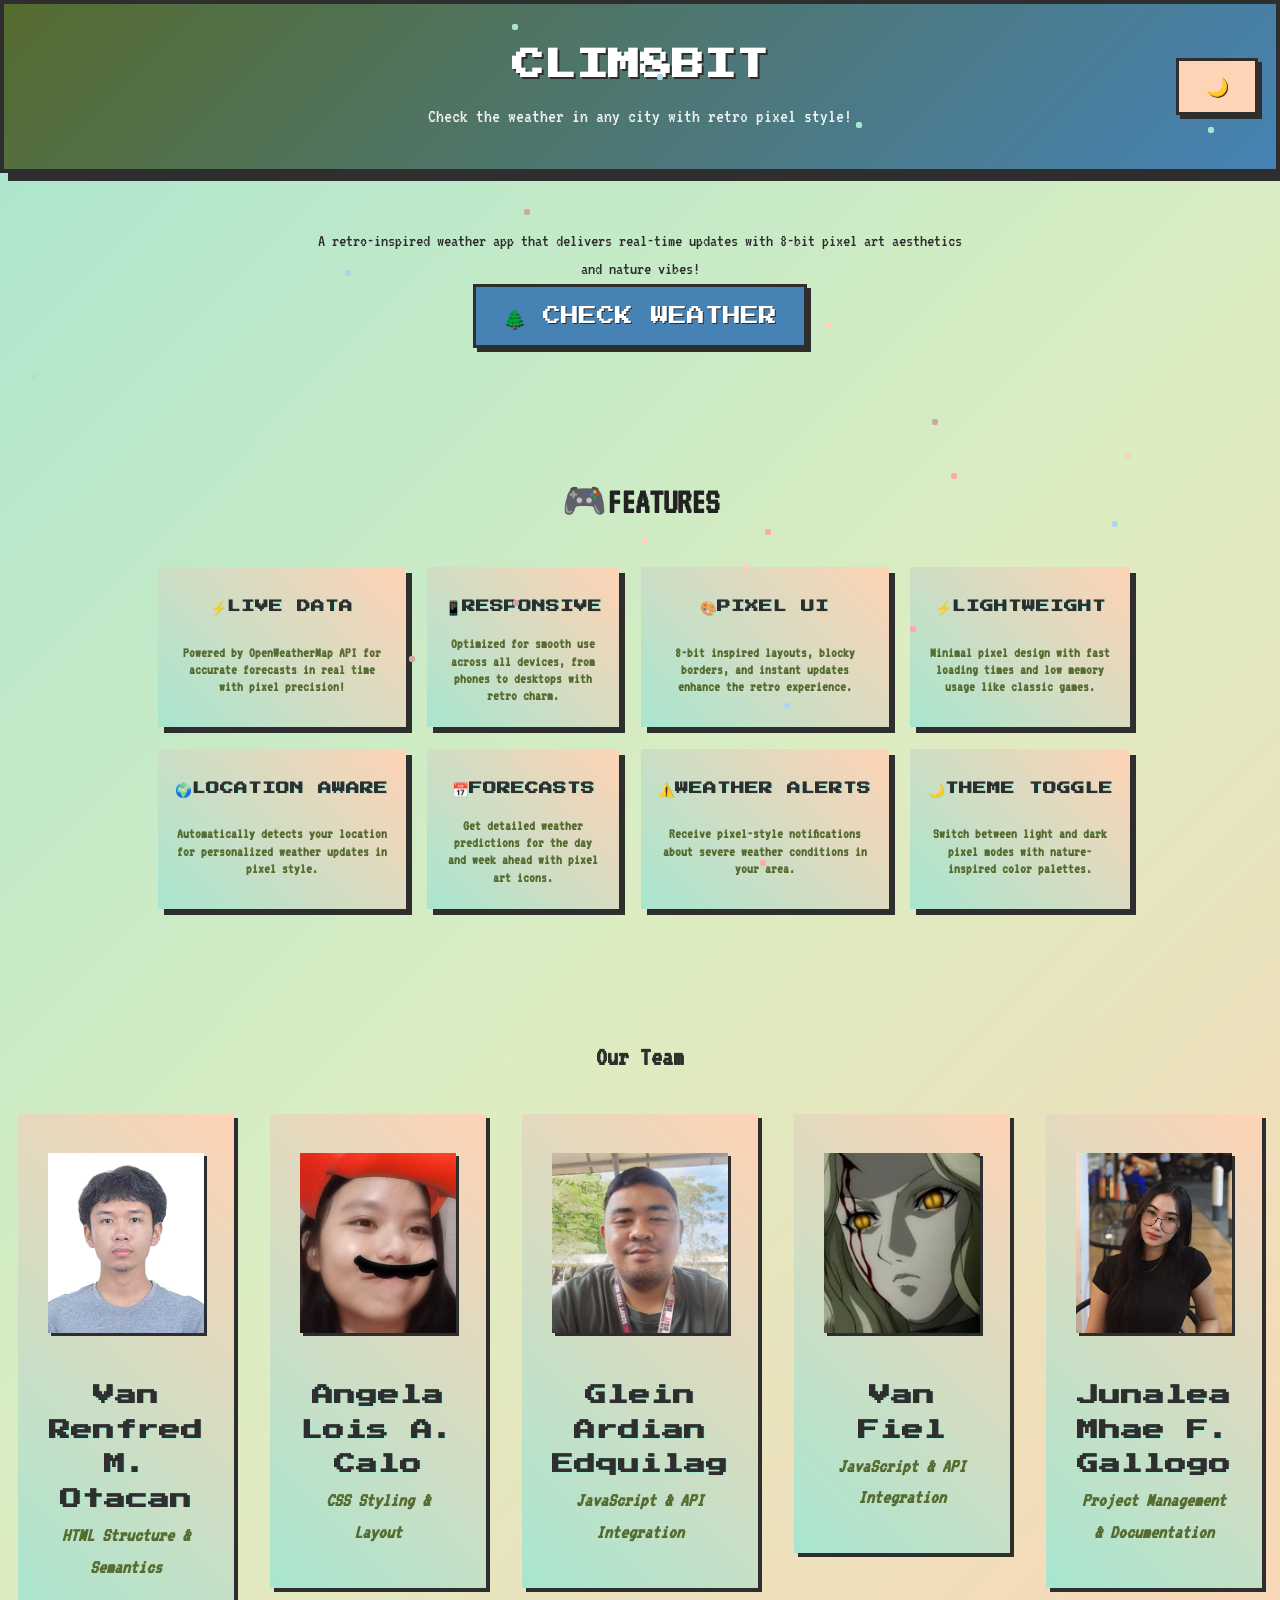
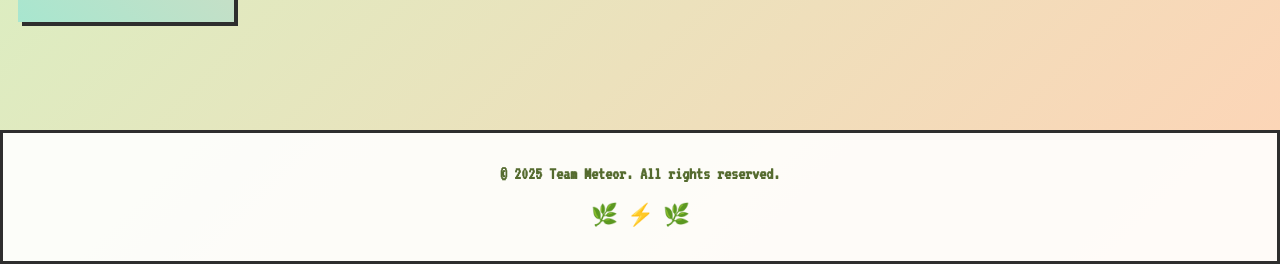
<file: index.html>
<!DOCTYPE html>
<html lang="en">
<head>
  <meta charset="UTF-8" />
  <meta name="viewport" content="width=device-width, initial-scale=1.0" />
  <title>Clim8bit — Pixel Weather Portfolio</title>
  <!-- Preconnect to Google Fonts for faster loading -->
  <link rel="preconnect" href="https://fonts.googleapis.com">
  <link rel="preconnect" href="https://fonts.gstatic.com" crossorigin>
  <!-- Retro pixel fonts for authentic 8-bit aesthetic -->
  <link href="https://fonts.googleapis.com/css2?family=Press+Start+2P&family=VT323&display=swap" rel="stylesheet">
  <link rel="stylesheet" href="styles.css" />
</head>
<body>
  <!-- Main site header with logo and theme toggle -->
  <header class="site-header">
    <div class="header-row">
      <span></span>
      <div>
        <h1 class="logo">CLIM8BIT</h1>
        <p class="tagline">Check the weather in any city with retro pixel style!</p>
      </div>
      <!-- Dark mode toggle button -->
      <button id="dark-mode-toggle" class="btn theme-toggle">🌙</button>
    </div>
  </header>

  <main>
    <!-- Introduction section with call-to-action -->
    <section class="intro">
      <p>A retro-inspired weather app that delivers real-time updates with 8-bit pixel art aesthetics and nature vibes!</p>
      <a href="app.html" class="btn-primary">🌲 CHECK WEATHER</a>
    </section>

   <!-- Features showcase section -->
<section id="features" class="features">
  <div class="features-container">
    <h2>🎮FEATURES</h2>
    <div class="features-grid">
      <!-- Live data feature -->
      <div class="feature-card">
        <h3>⚡LIVE DATA</h3>
        <p>Powered by OpenWeatherMap API for accurate forecasts in real time with pixel precision!</p>
      </div>
      <!-- Responsive design feature -->
      <div class="feature-card">
        <h3>📱RESPONSIVE</h3>
        <p>Optimized for smooth use across all devices, from phones to desktops with retro charm.</p>
      </div>
      <!-- Pixel UI feature -->
      <div class="feature-card">
        <h3>🎨PIXEL UI</h3>
        <p>8-bit inspired layouts, blocky borders, and instant updates enhance the retro experience.</p>
      </div>
      <!-- Performance feature -->
      <div class="feature-card">
        <h3>⚡LIGHTWEIGHT</h3>
        <p>Minimal pixel design with fast loading times and low memory usage like classic games.</p>
      </div>
      <!-- Location feature -->
      <div class="feature-card">
        <h3>🌍LOCATION AWARE</h3>
        <p>Automatically detects your location for personalized weather updates in pixel style.</p>
      </div>
      <!-- Forecast feature -->
      <div class="feature-card">
        <h3>📅FORECASTS</h3>
        <p>Get detailed weather predictions for the day and week ahead with pixel art icons.</p>
      </div>
      <!-- Alerts feature -->
      <div class="feature-card">
        <h3>⚠️WEATHER ALERTS</h3>
        <p>Receive pixel-style notifications about severe weather conditions in your area.</p>
      </div>
      <!-- Theme toggle feature -->
      <div class="feature-card">
        <h3>🌙THEME TOGGLE</h3>
        <p>Switch between light and dark pixel modes with nature-inspired color palettes.</p>
      </div>
    </div>
  </div>
</section>


    <!-- Team members section -->
 <section class="team">
  <h2>Our Team</h2>
  <div class="team-grid">
    <!-- Team member: HTML specialist -->
    <div class="member-card">
      <img src="images/red.jpg" alt="Red" class="member-photo" />
      <div class="name-row">
        <h3>Van Renfred M. Otacan </h3>
        <p class="role">HTML Structure & Semantics</p>
      </div>
    </div>
    <!-- Team member: CSS specialist -->
    <div class="member-card">
      <img src="images/angela.jpg" alt="Angela" class="member-photo" />
      <div class="name-row">
        <h3>Angela Lois A. Calo</h3>
        <p class="role">CSS Styling & Layout</p>
      </div>
    </div>
    <!-- Team member: JavaScript specialist -->
    <div class="member-card">
      <img src="images/glein.jpg" alt="Glein" class="member-photo" />
      <div class="name-row">
        <h3>Glein Ardian Edquilag</h3>
        <p class="role">JavaScript & API Integration</p>
      </div>
    </div>
    <!-- Team member: JavaScript specialist -->
    <div class="member-card">
      <img src="images/vantempo.jpg" alt="Vantempo" class="member-photo" />
      <div class="name-row">
        <h3>Van Fiel</h3>
        <p class="role">JavaScript & API Integration</p>
      </div>
    </div>
    <!-- Team member: Project manager -->
    <div class="member-card">
      <img src="images/jun.jpg" alt="Jun" class="member-photo" />
      <div class="name-row">
        <h3>Junalea Mhae F. Gallogo</h3>
        <p class="role">Project Management & Documentation</p>
      </div>
    </div>
  </div>
</section>


  <!-- Site footer with copyright and decorative elements -->
  <footer class="site-footer">
    <p>© 2025 Team Meteor. All rights reserved.</p>
    <div style="margin-top: 10px; font-size: 1.2rem;">🌿 ⚡ 🌿</div>
  </footer>
</main>

<!-- JavaScript modules for functionality -->
<script src="api.js"></script>
<script src="dom.js"></script>
<script src="app.js"></script>
<script>
// Dark mode toggle functionality for the landing page
const darkModeToggle = document.getElementById("dark-mode-toggle");

// Check for saved theme preference or default to light mode
const currentTheme = localStorage.getItem("theme") || "light";
if (currentTheme === "dark") {
  document.body.classList.add("dark");
  darkModeToggle.textContent = "☀️";
}

// Dark mode toggle event handler
darkModeToggle.addEventListener("click", () => {
  document.body.classList.toggle("dark");
  const isDark = document.body.classList.contains("dark");
  darkModeToggle.textContent = isDark ? "☀️" : "🌙";
  
  // Save theme preference to localStorage
  localStorage.setItem("theme", isDark ? "dark" : "light");
});
</script>
</body>
</html>
</file>
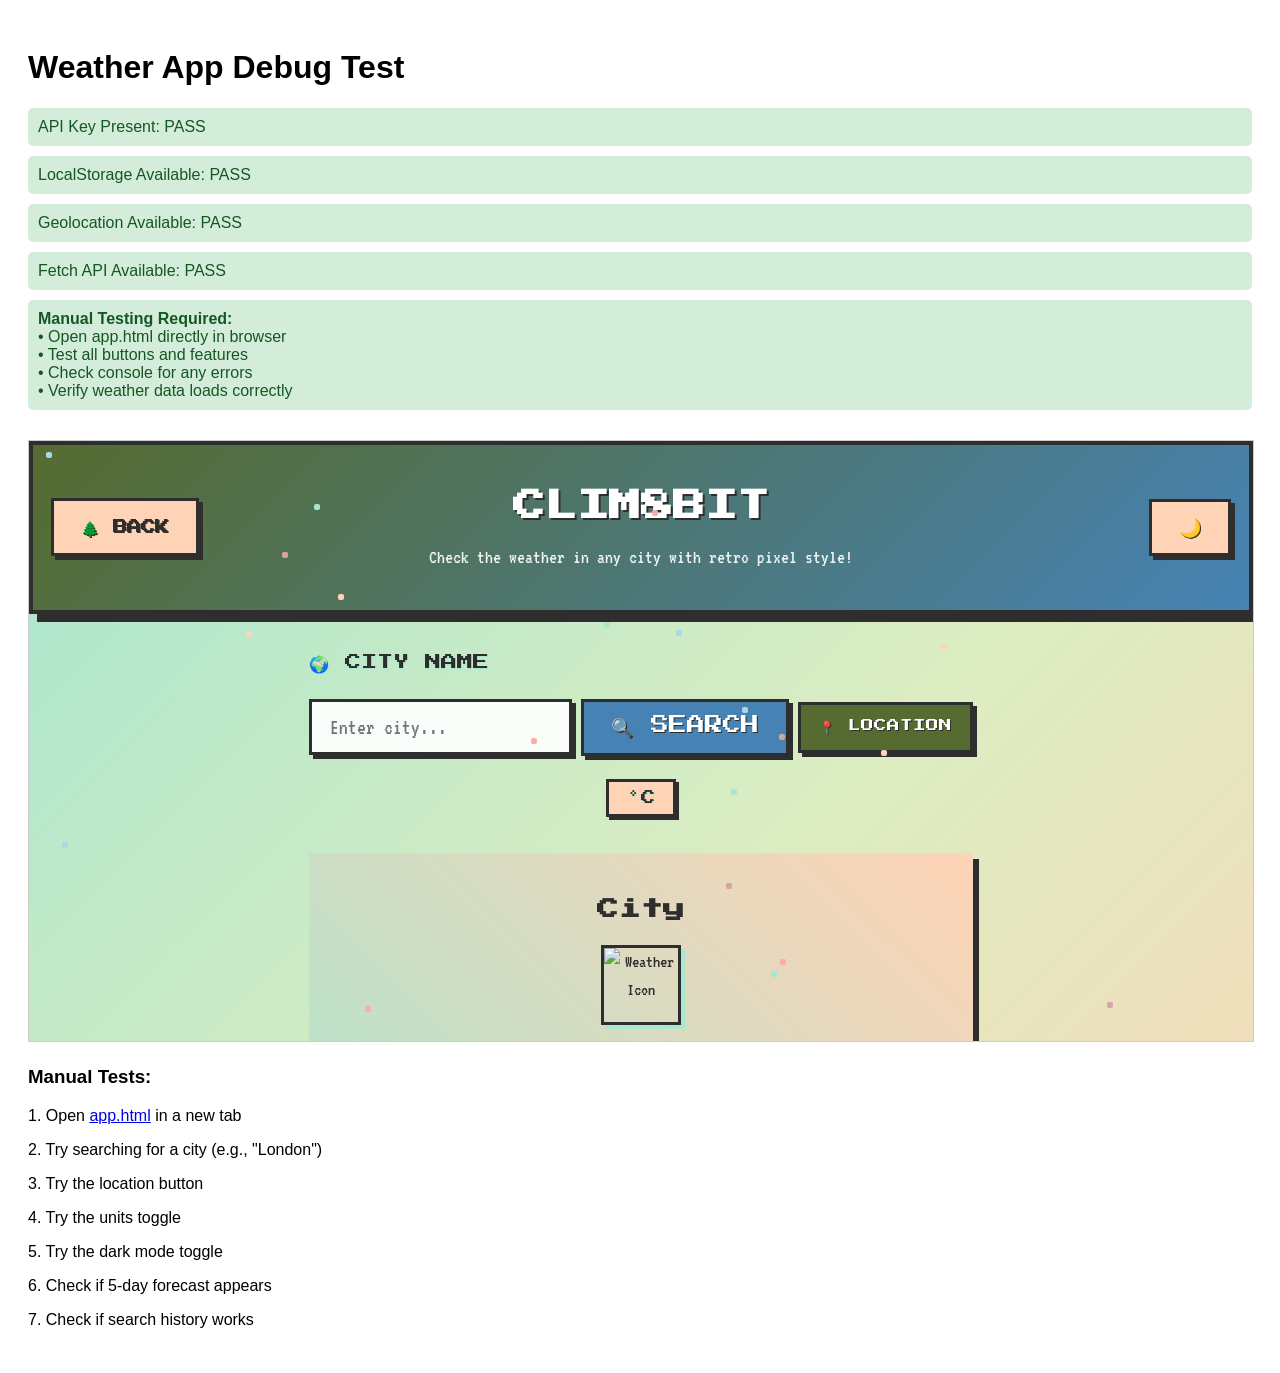
<file: test.html>
<!DOCTYPE html>
<html lang="en">
<head>
  <meta charset="UTF-8">
  <meta name="viewport" content="width=device-width, initial-scale=1.0">
  <title>Clim8bit Test</title>
  <style>
    body { font-family: Arial, sans-serif; padding: 20px; }
    .test-result { margin: 10px 0; padding: 10px; border-radius: 5px; }
    .pass { background: #d4edda; color: #155724; }
    .fail { background: #f8d7da; color: #721c24; }
  </style>
</head>
<body>
  <h1>Weather App Debug Test</h1>
  <div id="test-results"></div>

  <script>
    function runTests() {
      const results = document.getElementById('test-results');
      const tests = [];

      // Test 1: Check if required files exist
      tests.push({
        name: 'API Key Present',
        test: () => {
          // This will be tested when the actual files are loaded
          return true;
        }
      });

      // Test 2: Check localStorage availability
      tests.push({
        name: 'LocalStorage Available',
        test: () => {
          try {
            localStorage.setItem('test', 'test');
            localStorage.removeItem('test');
            return true;
          } catch (e) {
            return false;
          }
        }
      });

      // Test 3: Check geolocation availability
      tests.push({
        name: 'Geolocation Available',
        test: () => {
          return 'geolocation' in navigator;
        }
      });

      // Test 4: Check fetch API
      tests.push({
        name: 'Fetch API Available',
        test: () => {
          return 'fetch' in window;
        }
      });

      // Run tests
      tests.forEach(test => {
        const result = test.test();
        const div = document.createElement('div');
        div.className = `test-result ${result ? 'pass' : 'fail'}`;
        div.textContent = `${test.name}: ${result ? 'PASS' : 'FAIL'}`;
        results.appendChild(div);
      });

      // Test 5: Check if we can access the app files
      tests.push({
        name: 'App Files Accessible',
        test: () => {
          // This is a basic check - the real test is manual
          return true;
        }
      });

      // Add manual test instructions
      const manualDiv = document.createElement('div');
      manualDiv.className = 'test-result pass';
      manualDiv.innerHTML = `
        <strong>Manual Testing Required:</strong><br>
        • Open app.html directly in browser<br>
        • Test all buttons and features<br>
        • Check console for any errors<br>
        • Verify weather data loads correctly
      `;
      results.appendChild(manualDiv);
    }

    // Run tests when page loads
    document.addEventListener('DOMContentLoaded', runTests);
  </script>

  <!-- Load the actual app for testing -->
  <iframe id="app-frame" src="app.html" width="100%" height="600" style="border: 1px solid #ccc; margin-top: 20px;"></iframe>
  
  <div style="margin-top: 20px;">
    <h3>Manual Tests:</h3>
    <p>1. Open <a href="app.html" target="_blank">app.html</a> in a new tab</p>
    <p>2. Try searching for a city (e.g., "London")</p>
    <p>3. Try the location button</p>
    <p>4. Try the units toggle</p>
    <p>5. Try the dark mode toggle</p>
    <p>6. Check if 5-day forecast appears</p>
    <p>7. Check if search history works</p>
  </div>
</body>
</html>
</file>
<file: styles.css>
/* Reset + Base */
* { margin: 0; padding: 0; box-sizing: border-box; }

@import url('https://fonts.googleapis.com/css2?family=Press+Start+2P&family=VT323&display=swap');

html, body {
  font-family: "VT323", monospace;
  line-height: 1.6;
  background: linear-gradient(135deg, #A8E6CF 0%, #DCEDC1 50%, #FFD3B6 100%);
  color: #2E2E2E;
  min-height: 100vh;
  transition: background 0.3s, color 0.3s;
  position: relative;
  overflow-x: hidden;
}

/* Improve overall readability */
html { font-size: 18px; }
@media (max-width: 600px) { html { font-size: 17px; } }

/* Floating pixel animation - particles move from bottom to top */
@keyframes pixelFloat {
  0% { transform: translateY(100vh) rotate(0deg); opacity: 0; }
  10% { opacity: 1; }
  90% { opacity: 1; }
  100% { transform: translateY(-100vh) rotate(360deg); opacity: 0; }
}

a { text-decoration: none; color: inherit; }
img { max-width: 100%; border-radius: 0; display: block; }

/* Pixel Buttons */
.btn, .btn-primary {
  display: inline-block;
  padding: 0.8rem 1.5rem;
  border-radius: 0;
  font-size: 1rem;
  font-family: 'Press Start 2P', cursive;
  cursor: pointer;
  transition: transform 0.3s ease, box-shadow 0.3s ease;
  border: 3px solid #2E2E2E;
  text-shadow: 1px 1px 0px #2E2E2E;
  box-shadow: 4px 4px 0px #2E2E2E;
}

.btn { 
  background: #FFD3B6; 
  color: #2E2E2E; 
}
.btn:hover { 
  background: #FFAAA5; 
  transform: translateY(-5px);
  box-shadow: 8px 8px 0px #2E2E2E;
}
.btn-primary { 
  background: #4682B4; 
  color: #fff; 
}
.btn-primary:hover { 
  background: #556B2F; 
  transform: translateY(-5px);
  box-shadow: 8px 8px 0px #2E2E2E;
}
.back-btn { 
  font-size: 0.8rem; 
}

/* Pixel Header */
.site-header {
  text-align: center;
  padding: 2rem 1rem;
  background: linear-gradient(135deg, #556B2F, #4682B4);
  color: white;
  border: 4px solid #2E2E2E;
  border-radius: 0;
  box-shadow: 8px 8px 0px #2E2E2E;
  position: relative;
}

/* Tree icon removed to avoid conflict with BACK button */

.site-header .logo { 
  font-size: 1.8rem; 
  font-weight: 700; 
  font-family: 'Press Start 2P', cursive;
  text-shadow: 2px 2px 0px #2E2E2E;
}
.site-header .tagline { 
  margin-top: 0.5rem; 
  opacity: 0.9; 
  font-size: 1.1rem;
}

@keyframes blink {
  0%, 50% { opacity: 1; }
  51%, 100% { opacity: 0.7; }
}
.site-header .nav-links {
  margin-top: 1rem;
  display: flex;
  justify-content: center;
  gap: 1rem;
}
.header-row {
  display: grid;
  grid-template-columns: 1fr auto 1fr;
  align-items: center; 
}

.header-row > div {
  text-align: center;
}

/* Grid cell alignment: left/back, center/logo, right/toggle */
.header-row > :nth-child(1) { justify-self: start; }
.header-row > :nth-child(2) { justify-self: center; text-align: center; }
.header-row > :nth-child(3) { justify-self: end; }

/* Toggle sits in the right grid cell naturally */

/* Theme Toggle Button - inherits from .btn class */

/* Intro */
.intro {
  text-align: center; padding: 3rem 1rem;
  max-width: 700px; margin: 0 auto;
}
.intro h2 { font-size: 2rem; margin-bottom: 1rem; }

.features-container {
  max-width: 1000px;
  margin: 0 auto;
  padding: 4rem 1rem;
  text-align: center;
}

.features-container h2 {
  font-size: 2rem;
  margin-bottom: 2rem;
  color: #222;
}

.features-grid {
  display: grid;
  gap: 1.2rem;
  grid-template-columns: repeat(4, 1fr);
  align-items: stretch;
  justify-items: center;
}

/* Pixel Feature Card */
.feature-card {
  background: rgba(255, 255, 255, 0.95);
  border-radius: 0;
  padding: 1rem 0.8rem;
  box-shadow: 6px 6px 0px #2E2E2E;
  border: 3px solid #2E2E2E;
  transition: transform 0.3s ease, box-shadow 0.3s ease;
  position: relative;
  display: flex;
  flex-direction: column;
  justify-content: space-between;
  z-index: 1;
  min-height: 160px;
  text-align: center;
  width: 100%;
  max-width: 250px;
}

.feature-card::before {
  content: '';
  position: absolute;
  top: -3px;
  left: -3px;
  right: -3px;
  bottom: -3px;
  background: linear-gradient(45deg, #A8E6CF, #FFD3B6);
  z-index: -1;
  border-radius: 0;
}

/* Dark mode gradient background */
body.dark .feature-card::before {
  background: linear-gradient(45deg, #2E2E2E, #1a1a1a);
}

.feature-card:hover {
  transform: translateY(-5px);
  box-shadow: 8px 8px 0px #2E2E2E;
}

/* Dark mode hover effects */
body.dark .feature-card:hover {
  box-shadow: 8px 8px 0px #A8E6CF;
  background: rgba(20, 20, 20, 0.95);
}

.feature-card h3 {
  font-size: 0.75rem;
  margin-bottom: 0.5rem;
  color: #2E2E2E;
  font-family: 'Press Start 2P', cursive;
  text-shadow: 1px 1px 0px #A8E6CF;
  line-height: 1.2;
  word-wrap: break-word;
  hyphens: auto;
  white-space: nowrap;
  overflow: hidden;
  text-overflow: ellipsis;
  display: flex;
  align-items: center;
  justify-content: center;
  gap: 0.2rem;
  min-height: 2rem;
}

.feature-card p {
  font-size: 0.8rem;
  color: #556B2F;
  line-height: 1.2;
  font-weight: bold;
  margin: 0;
  flex-grow: 1;
  display: flex;
  align-items: center;
  text-align: center;
  word-wrap: break-word;
  hyphens: auto;
}

/* Responsive Adjustments */
@media (max-width: 1000px) {
  .features-container {
    max-width: 800px;
  }
}

@media (max-width: 900px) {
  .features-grid {
    grid-template-columns: repeat(2, 1fr); /* 2 per row on tablets */
  }
  
  .feature-card {
    min-height: 180px;
    padding: 1.2rem 1rem;
  }
  
  .feature-card h3 {
    font-size: 0.8rem;
    white-space: normal;
    line-height: 1.3;
  }
  
  .feature-card p {
    font-size: 0.95rem;
  }
}

@media (max-width: 600px) {
  .features-grid {
    grid-template-columns: 1fr; /* 1 per row on mobile */
    gap: 1rem;
  }
  
  .feature-card {
    min-height: 160px;
    padding: 1rem 0.8rem;
  }
  
  .feature-card h3 {
    font-size: 0.75rem;
    margin-bottom: 0.6rem;
    white-space: normal;
    line-height: 1.2;
  }
  
  .feature-card p {
    font-size: 0.9rem;
    line-height: 1.3;
  }
}


/* Team */
.team { 
  padding: 3rem 1rem; 
}
.team h2 { 
  text-align: center; 
  margin-bottom: 2rem; 
}

/* Force 5 in a row */
.team-grid {
  display: grid;
  grid-template-columns: repeat(5, 1fr);
  gap: 2rem;
  justify-items: center;
  align-items: start;
}

/* Pixel Member card */
.member-card {
  background: rgba(255, 255, 255, 0.95);
  padding: 2rem 1.5rem;
  border-radius: 0;
  box-shadow: 4px 4px 0px #2E2E2E;
  border: 3px solid #2E2E2E;
  transition: transform 0.3s ease, box-shadow 0.3s ease;
  width: 100%;
  max-width: 260px;
  display: flex;
  flex-direction: column;
  align-items: center;
  position: relative;
  z-index: 1;
}

.member-card::before {
  content: '';
  position: absolute;
  top: -3px;
  left: -3px;
  right: -3px;
  bottom: -3px;
  background: linear-gradient(45deg, #A8E6CF, #FFD3B6);
  z-index: -1;
  border-radius: 0;
}

/* Pixel Member photos */
.member-photo {
  width: 180px;
  height: 180px;
  object-fit: cover;
  border-radius: 0;
  border: none;
  margin-bottom: 1rem;
  display: block;
  box-shadow: 3px 3px 0px #2E2E2E;
  transition: transform 0.3s ease, box-shadow 0.3s ease;
  position: relative;
  z-index: 2;
}

.member-photo:hover {
  transform: translateY(-5px);
  box-shadow: 8px 8px 0px #2E2E2E;
}

/* Pixel Name + Role stacked */
.name-row {
  position: relative;
  z-index: 2;
  display: flex;
  flex-direction: column;
  align-items: center;
  margin-top: 1rem;
}

.member-card h3 {
  font-weight: 600;
  font-size: 1.2rem;
  margin: 0.5rem 0 0.2rem;
  text-align: center;
  font-family: 'Press Start 2P', cursive;
  color: #2E2E2E;
  text-shadow: 1px 1px 0px #A8E6CF;
  position: relative;
  z-index: 2;
}
.member-card .role {
  font-style: italic;
  color: #556B2F;
  font-size: 1.1rem;
  text-align: center;
  font-weight: bold;
  position: relative;
  z-index: 2;
}

/* Pixel App Page */
.app-grid {
  display: grid; gap: 2rem;
  padding: 2rem 1rem; max-width: 700px; margin: 0 auto;
}
.input-section { display: flex; flex-direction: column; gap: 0.8rem; }

/* Input Row */
.input-row {
  display: flex;
  gap: 0.5rem;
  align-items: center;
}

.input-row input {
  flex: 1;
}

/* Secondary Button */
.btn-secondary {
  background: #556B2F;
  color: #fff;
  border: 3px solid #2E2E2E;
  padding: 0.8rem 1rem;
  font-family: 'Press Start 2P', cursive;
  font-size: 0.7rem;
  cursor: pointer;
  transition: transform 0.3s ease, box-shadow 0.3s ease;
  text-shadow: 1px 1px 0px #2E2E2E;
  box-shadow: 4px 4px 0px #2E2E2E;
}

.btn-secondary:hover {
  background: #4682B4;
  transform: translateY(-5px);
  box-shadow: 8px 8px 0px #2E2E2E;
}

/* Units Toggle */
.units-toggle {
  display: flex;
  justify-content: center;
  margin-top: 0.5rem;
}

.btn-units {
  background: #FFD3B6;
  color: #2E2E2E;
  border: 3px solid #2E2E2E;
  padding: 0.5rem 1rem;
  font-family: 'Press Start 2P', cursive;
  font-size: 0.8rem;
  cursor: pointer;
  transition: transform 0.3s ease, box-shadow 0.3s ease;
  text-shadow: 1px 1px 0px #A8E6CF;
  box-shadow: 3px 3px 0px #2E2E2E;
}

.btn-units:hover {
  background: #FFAAA5;
  transform: translateY(-5px);
  box-shadow: 8px 8px 0px #2E2E2E;
}

/* Search History */
.search-history {
  margin-top: 1rem;
  padding: 1rem;
  background: rgba(255, 255, 255, 0.9);
  border: 2px solid #2E2E2E;
  border-radius: 0;
  box-shadow: 3px 3px 0px #2E2E2E;
}

.search-history h4 {
  font-family: 'Press Start 2P', cursive;
  font-size: 0.7rem;
  color: #2E2E2E;
  margin-bottom: 0.5rem;
  text-shadow: 1px 1px 0px #A8E6CF;
}

.history-items {
  display: flex;
  flex-wrap: wrap;
  gap: 0.5rem;
}

.history-item {
  background: #A8E6CF;
  color: #2E2E2E;
  padding: 0.3rem 0.6rem;
  border: 2px solid #2E2E2E;
  font-size: 0.8rem;
  cursor: pointer;
  transition: transform 0.3s ease, box-shadow 0.3s ease;
  font-weight: bold;
}

.history-item:hover {
  background: #FFD3B6;
  transform: translateY(-5px);
  box-shadow: 4px 4px 0px #2E2E2E;
}

.input-label {
  font-family: 'Press Start 2P', cursive;
  font-size: 0.9rem;
  color: #2E2E2E;
  margin-bottom: 0.5rem;
  text-shadow: 1px 1px 0px #A8E6CF;
}
#city-input {
  padding: 0.8rem 1rem; 
  border-radius: 0;
  border: 3px solid #2E2E2E; 
  font-size: 1.2rem;
  font-family: 'VT323', monospace;
  background: rgba(255, 255, 255, 0.9);
  color: #2E2E2E;
  box-shadow: 4px 4px 0px #2E2E2E;
  outline: none;
  transition: all 0.3s ease;
}

#city-input:focus {
  background: #FFD3B6;
  box-shadow: 4px 4px 0px #A8E6CF;
  transform: translateY(-2px);
}
.result-section {
  background: rgba(255, 255, 255, 0.95); 
  padding: 2rem; 
  border-radius: 0;
  box-shadow: 6px 6px 0px #2E2E2E; 
  border: 3px solid #2E2E2E;
  text-align: center;
  position: relative;
  z-index: 1;
}

.result-section::before {
  content: '';
  position: absolute;
  top: -3px;
  left: -3px;
  right: -3px;
  bottom: -3px;
  background: linear-gradient(45deg, #A8E6CF, #FFD3B6);
  z-index: -1;
  border-radius: 0;
}
.weather-details {
  margin-top: 1rem; 
  display: grid;
  grid-template-columns: repeat(auto-fit, minmax(150px, 1fr));
  gap: 1rem; 
  font-size: 1rem; 
  color: #2E2E2E;
  font-weight: bold;
}

.weather-details span {
  background: rgba(255, 255, 255, 0.8);
  padding: 0.5rem;
  border: 2px solid #2E2E2E;
  text-align: center;
}

/* Weather icon styling */
#weather-icon {
  margin: 1rem 0;
  display: flex;
  justify-content: center;
  align-items: center;
}

#weather-icon img {
  width: 80px;
  height: 80px;
  border-radius: 0;
  border: 3px solid #2E2E2E;
  box-shadow: 4px 4px 0px #A8E6CF;
}

/* Weather text styling */
#city-name {
  font-family: 'Press Start 2P', cursive;
  font-size: 1.2rem;
  color: #2E2E2E;
  margin-bottom: 0.5rem;
}

#description {
  font-size: 1.1rem;
  color: #556B2F;
  margin-bottom: 0.5rem;
  font-weight: bold;
}

#temperature {
  font-family: 'Press Start 2P', cursive;
  font-size: 2rem;
  color: #2E2E2E;
  margin-bottom: 1rem;
}
.error-message { 
  color: #2E2E2E; 
  margin-bottom: 1rem; 
  background: #FFAAA5;
  border: 3px solid #2E2E2E;
  padding: 15px;
  font-weight: bold;
}

/* Pixel Footer */
.site-footer {
  text-align: center; 
  padding: 1.5rem;
  font-size: 1rem; 
  background: rgba(255, 255, 255, 0.9); 
  margin-top: 3rem;
  border: 3px solid #2E2E2E;
  border-radius: 0;
  box-shadow: 4px 4px 0px #2E2E2E;
  color: #556B2F;
  font-weight: bold;
}

/* Pixel Dark Mode */
body.dark {
  background: linear-gradient(135deg, #2E2E2E 0%, #1a1a1a 50%, #0d0d0d 100%);
  color: #A8E6CF;
}
body.dark .site-header { 
  background: linear-gradient(135deg, #1a1a1a, #2E2E2E); 
  border-color: #A8E6CF;
}
body.dark .features { background: #1a1a1a; }
body.dark .team { background: #1a1a1a !important; }
body.dark .feature-card,
body.dark .member-card,
body.dark .result-section { 
  background: rgba(30, 30, 30, 0.95); 
  color: #A8E6CF; 
  border-color: #A8E6CF;
}
body.dark .feature-card h3 { color: #A8E6CF; }
body.dark .feature-card p { color: #FFD3B6; }
body.dark .btn { 
  background: #4682B4; 
  color: #A8E6CF; 
  border-color: #A8E6CF;
}
body.dark .btn:hover { 
  background: #556B2F; 
  border-color: #FFD3B6;
  transform: translateY(-5px);
  box-shadow: 8px 8px 0px #A8E6CF;
}
body.dark .intro h2 { color: #A8E6CF; }
body.dark .intro p { color: #FFD3B6; }
body.dark .features-container h2 { color: #A8E6CF; }
body.dark .team h2 { color: #A8E6CF; }
body.dark .member-card h3 { color: #A8E6CF; }
body.dark .member-card .role { color: #FFD3B6; }
body.dark .name-row { color: #A8E6CF; }

/* Dark mode member card pseudo-element */
body.dark .member-card::before {
  background: linear-gradient(45deg, #2E2E2E, #1a1a1a);
}

/* Dark mode team photo hover effects */
body.dark .member-photo:hover {
  transform: translateY(-5px);
  box-shadow: 8px 8px 0px #A8E6CF;
}

/* Dark mode result section */
body.dark .result-section::before {
  background: linear-gradient(45deg, #2E2E2E, #1a1a1a);
}

body.dark #weather-icon img {
  border-color: #A8E6CF;
  box-shadow: 4px 4px 0px #FFD3B6;
}

body.dark #city-name {
  color: #A8E6CF;
}

body.dark #description {
  color: #FFD3B6;
}

body.dark #temperature {
  color: #A8E6CF;
}

body.dark .weather-details {
  color: #A8E6CF;
}

body.dark .input-label {
  color: #A8E6CF;
  text-shadow: 1px 1px 0px #FFD3B6;
}

body.dark #city-input {
  background: rgba(30, 30, 30, 0.9);
  color: #A8E6CF;
  border-color: #A8E6CF;
  box-shadow: 4px 4px 0px #FFD3B6;
}

body.dark #city-input:focus {
  background: rgba(20, 20, 20, 0.95);
  box-shadow: 4px 4px 0px #A8E6CF;
  transform: translateY(-2px);
}

body.dark .error-message {
  color: #2E2E2E;
  background: #FFAAA5;
  border-color: #A8E6CF;
}

body.dark .site-footer { 
  background: rgba(30, 30, 30, 0.95); 
  color: #FFD3B6; 
  border-color: #A8E6CF;
}
body.dark .theme-toggle {
  background: #4682B4;
  color: #A8E6CF;
  border-color: #A8E6CF;
}
body.dark .theme-toggle:hover {
  background: #556B2F;
  border-color: #FFD3B6;
  transform: translateY(-5px);
  box-shadow: 8px 8px 0px #A8E6CF;
}

/* Weather Alerts Section */
.alerts-section {
  background: rgba(255, 170, 165, 0.95);
  border: 3px solid #2E2E2E;
  border-radius: 0;
  padding: 1.5rem;
  box-shadow: 6px 6px 0px #2E2E2E;
  position: relative;
  animation: alertPulse 2s ease-in-out infinite;
  z-index: 1;
}

.alerts-section::before {
  content: '';
  position: absolute;
  top: -3px;
  left: -3px;
  right: -3px;
  bottom: -3px;
  background: linear-gradient(45deg, #FFAAA5, #FF6B6B);
  z-index: -1;
  border-radius: 0;
}

@keyframes alertPulse {
  0%, 100% { transform: scale(1); }
  50% { transform: scale(1.02); }
}

.alerts-title {
  font-family: 'Press Start 2P', cursive;
  font-size: 0.9rem;
  color: #2E2E2E;
  text-align: center;
  margin-bottom: 1rem;
  text-shadow: 1px 1px 0px #FFD3B6;
}

.alerts-list {
  display: flex;
  flex-direction: column;
  gap: 0.8rem;
}

.alert-item {
  display: flex;
  align-items: center;
  gap: 0.8rem;
  padding: 1rem;
  background: rgba(255, 255, 255, 0.9);
  border: 2px solid #2E2E2E;
  border-radius: 0;
  box-shadow: 3px 3px 0px #2E2E2E;
  animation: alertSlide 0.5s ease-out;
}

@keyframes alertSlide {
  0% { transform: translateX(-100%); opacity: 0; }
  100% { transform: translateX(0); opacity: 1; }
}

.alert-icon {
  font-size: 1.5rem;
  flex-shrink: 0;
}

.alert-message {
  font-size: 0.9rem;
  color: #2E2E2E;
  font-weight: bold;
  line-height: 1.4;
}

.alert-warning {
  border-left: 5px solid #FF8B00;
}

.alert-alert {
  border-left: 5px solid #FF0000;
  background: rgba(255, 200, 200, 0.9);
}

/* Forecast Section */
.forecast-section {
  background: rgba(255, 255, 255, 0.95);
  border: 3px solid #2E2E2E;
  border-radius: 0;
  padding: 2rem;
  box-shadow: 6px 6px 0px #2E2E2E;
  position: relative;
  z-index: 1;
}

.forecast-section::before {
  content: '';
  position: absolute;
  top: -3px;
  left: -3px;
  right: -3px;
  bottom: -3px;
  background: linear-gradient(45deg, #A8E6CF, #FFD3B6);
  z-index: -1;
  border-radius: 0;
}

.forecast-title {
  font-family: 'Press Start 2P', cursive;
  font-size: 1rem;
  color: #2E2E2E;
  text-align: center;
  margin-bottom: 1.5rem;
  text-shadow: 1px 1px 0px #A8E6CF;
}

.forecast-grid {
  display: grid;
  grid-template-columns: repeat(auto-fit, minmax(120px, 1fr));
  gap: 1rem;
}

.forecast-card {
  background: rgba(255, 255, 255, 0.9);
  border: 2px solid #2E2E2E;
  border-radius: 0;
  padding: 1rem;
  text-align: center;
  box-shadow: 3px 3px 0px #2E2E2E;
  transition: transform 0.3s ease, box-shadow 0.3s ease;
}

.forecast-card:hover {
  transform: translateY(-5px);
  box-shadow: 8px 8px 0px #2E2E2E;
}

.forecast-day {
  font-family: 'Press Start 2P', cursive;
  font-size: 0.7rem;
  color: #556B2F;
  margin-bottom: 0.5rem;
}

.forecast-icon {
  font-size: 2rem;
  margin-bottom: 0.5rem;
}

.forecast-temp {
  font-family: 'Press Start 2P', cursive;
  font-size: 1rem;
  color: #2E2E2E;
  margin-bottom: 0.3rem;
}

.forecast-desc {
  font-size: 0.9rem;
  color: #4682B4;
  font-weight: bold;
}

/* Loading Overlay */
.loading-overlay {
  position: fixed;
  top: 0;
  left: 0;
  width: 100%;
  height: 100%;
  background: rgba(168, 230, 207, 0.95);
  display: flex;
  flex-direction: column;
  align-items: center;
  justify-content: center;
  z-index: 1000;
}

.pixel-loader {
  display: flex;
  gap: 10px;
  margin-bottom: 20px;
}

.loader-dot {
  width: 20px;
  height: 20px;
  background: #2E2E2E;
  border-radius: 0;
  animation: loader-bounce 1.4s infinite ease-in-out both;
}

.loader-dot:nth-child(1) { animation-delay: -0.32s; }
.loader-dot:nth-child(2) { animation-delay: -0.16s; }

@keyframes loader-bounce {
  0%, 80%, 100% { transform: scale(0); }
  40% { transform: scale(1); }
}

.loading-overlay p {
  font-family: 'Press Start 2P', cursive;
  font-size: 0.8rem;
  color: #2E2E2E;
}

/* Dark mode styles for new elements */
body.dark .search-history {
  background: rgba(30, 30, 30, 0.95);
  color: #A8E6CF;
  border-color: #A8E6CF;
}

body.dark .search-history h4 {
  color: #A8E6CF;
  text-shadow: 1px 1px 0px #FFD3B6;
}

body.dark .history-item {
  background: #4682B4;
  color: #A8E6CF;
  border-color: #A8E6CF;
}

body.dark .history-item:hover {
  background: #556B2F;
  transform: translateY(-5px);
  box-shadow: 4px 4px 0px #A8E6CF;
}

/* Dark mode hover effects for all buttons */
body.dark .btn-primary:hover {
  background: #556B2F;
  transform: translateY(-5px);
  box-shadow: 8px 8px 0px #A8E6CF;
}

body.dark .btn-secondary:hover {
  background: #4682B4;
  transform: translateY(-5px);
  box-shadow: 8px 8px 0px #A8E6CF;
}

body.dark .btn-units:hover {
  background: #FFAAA5;
  transform: translateY(-5px);
  box-shadow: 8px 8px 0px #A8E6CF;
}

body.dark .forecast-card:hover {
  transform: translateY(-5px);
  box-shadow: 8px 8px 0px #A8E6CF;
}

body.dark .forecast-section {
  background: rgba(30, 30, 30, 0.95);
  color: #A8E6CF;
  border-color: #A8E6CF;
}

body.dark .forecast-section::before {
  background: linear-gradient(45deg, #2E2E2E, #1a1a1a);
}

body.dark .forecast-title {
  color: #A8E6CF;
  text-shadow: 1px 1px 0px #FFD3B6;
}

body.dark .forecast-card {
  background: rgba(20, 20, 20, 0.9);
  color: #A8E6CF;
  border-color: #A8E6CF;
}

body.dark .forecast-day {
  color: #FFD3B6;
}

body.dark .forecast-temp {
  color: #A8E6CF;
}

body.dark .forecast-desc {
  color: #FFD3B6;
}

body.dark .weather-details span {
  background: rgba(20, 20, 20, 0.9);
  color: #A8E6CF;
  border-color: #A8E6CF;
}

body.dark .loading-overlay {
  background: rgba(30, 30, 30, 0.95);
}

body.dark .loading-overlay p {
  color: #A8E6CF;
}

body.dark .alerts-section {
  background: rgba(255, 100, 100, 0.95);
  border-color: #A8E6CF;
}

body.dark .alerts-section::before {
  background: linear-gradient(45deg, #FF6B6B, #FF0000);
}

body.dark .alerts-title {
  color: #2E2E2E;
  text-shadow: 1px 1px 0px #FFD3B6;
}

body.dark .alert-item {
  background: rgba(20, 20, 20, 0.9);
  color: #A8E6CF;
  border-color: #A8E6CF;
}

body.dark .alert-message {
  color: #A8E6CF;
}

body.dark .alert-warning {
  border-left-color: #FFB347;
}

body.dark .alert-alert {
  border-left-color: #FF6B6B;
  background: rgba(255, 100, 100, 0.2);
}

/* Responsive adjustments */
@media (max-width: 768px) {
  .input-row {
    flex-direction: column;
    gap: 0.5rem;
  }
  
  .forecast-grid {
    grid-template-columns: repeat(2, 1fr);
  }
  
  .weather-details {
    grid-template-columns: 1fr;
  }
}

@media (max-width: 480px) {
  .forecast-grid {
    grid-template-columns: 1fr;
  }
}
</file>
